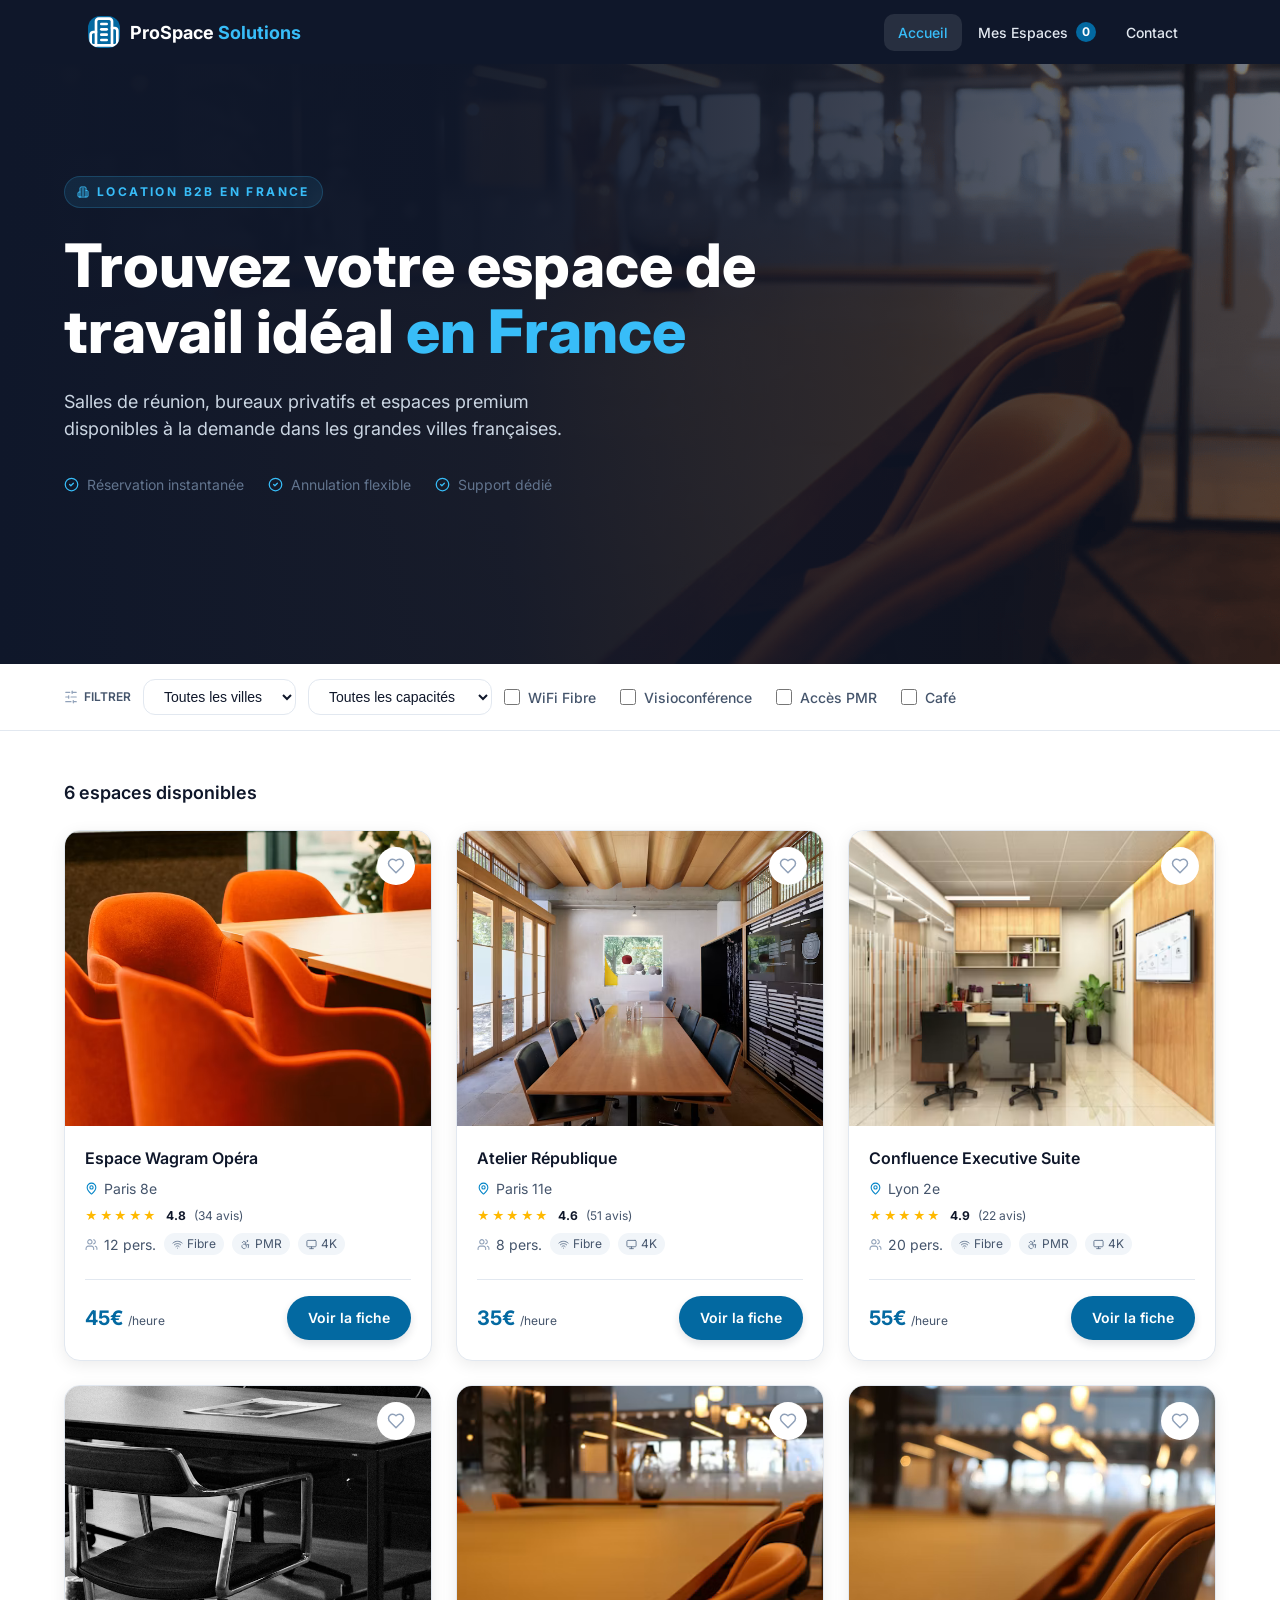
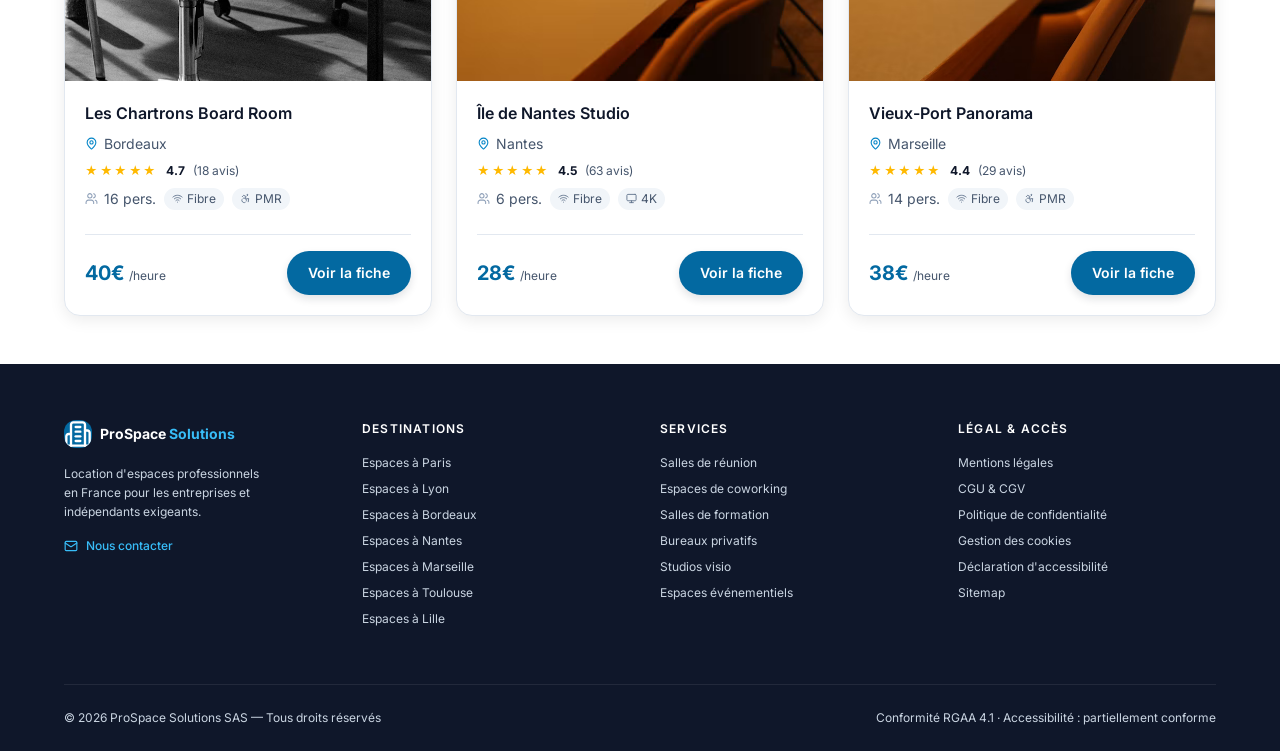
<file: index.html>
<!DOCTYPE html>
<html lang="fr">

<head>
    <meta charset="UTF-8">
    <meta name="viewport" content="width=device-width, initial-scale=1.0">

    <title>Location d'espaces de travail en France | ProSpace Solutions</title>
    <meta name="description" content="ProSpace Solutions vous accompagne dans la location d'espaces professionnels en France : salles de réunion, bureaux privatifs et espaces de travail.">

    <link rel="apple-touch-icon" sizes="180x180" href="./public/images/icons/favicons/apple-touch-icon.png">
    <link rel="icon" type="image/png" sizes="32x32" href="./public/images/icons/favicons/favicon-32x32.png">
    <link rel="icon" type="image/png" sizes="16x16" href="./public/images/icons/favicons/favicon-16x16.png">

    <link rel="preconnect" href="https://fonts.googleapis.com">
    <link rel="preconnect" href="https://fonts.gstatic.com" crossorigin>
    <link href="https://fonts.googleapis.com/css2?family=Inter:wght@400;500;600;700;800&amp;display=swap" rel="stylesheet">

    <link rel="stylesheet" href="./public/assets/css/styles.css">
</head>

<body>

    <!-- HEADER -->
    <header class="site-header">
        <div class="container header-container">
            <a href="./index.html" class="logo" aria-label="Accueil ProSpace Solutions">
                <img src="./public/images/icons/logo-blanc.svg" alt="" class="logo-icon">
                <span class="logo-text">ProSpace <strong>Solutions</strong></span>
            </a>

            <nav class="main-nav" aria-label="Navigation principale">
                <ul>
                    <li><a href="./index.html" class="nav-link active" aria-current="page">Accueil</a></li>
                    <li>
                        <a href="./public/pages/mes-espaces.html" class="nav-link">
                            Mes Espaces
                            <span id="favorites-count" class="favorites-count" aria-label="Nombre d'espaces enregistrés">0</span>
                        </a>
                    </li>
                    <li><a href="./public/pages/contact.html" class="nav-link">Contact</a></li>
                </ul>
            </nav>
        </div>
    </header>

    <main>

        <!-- HERO -->
        <section class="hero">
            <div class="hero-overlay" aria-hidden="true"></div>

            <div class="container hero-container">
                <div class="hero-content">
                    <p class="badge">
                        <img src="./public/images/icons/logo-bleu.svg" alt="" aria-hidden="true">
                        Location B2B en France
                    </p>

                    <h1>
                        Trouvez votre espace de travail idéal
                        <span>en France</span>
                    </h1>

                    <p class="hero-description">
                        Salles de réunion, bureaux privatifs et espaces premium disponibles à la demande dans les grandes villes françaises.
                    </p>

                    <ul class="hero-benefits">
                        <li>
                            <img src="./public/images/icons/validation.svg" alt="" aria-hidden="true">
                            Réservation instantanée
                        </li>
                        <li>
                            <img src="./public/images/icons/validation.svg" alt="" aria-hidden="true">
                            Annulation flexible
                        </li>
                        <li>
                            <img src="./public/images/icons/validation.svg" alt="" aria-hidden="true">
                            Support dédié
                        </li>
                    </ul>
                </div>
            </div>
        </section>

        <!-- FILTRES -->
        <section class="filters">
            <div class="container filters-container">
                <div class="filters-heading">
                    <img src="./public/images/icons/filtre.svg" alt="" aria-hidden="true">
                    <h2 class="filters-title">Filtrer</h2>
                </div>

                <div class="filter">
                    <select id="filter-city" name="city" aria-label="Filtrer par ville">
                        <option value="">Toutes les villes</option>
                        <option value="Paris">Paris</option>
                        <option value="Lyon">Lyon</option>
                        <option value="Bordeaux">Bordeaux</option>
                        <option value="Nantes">Nantes</option>
                        <option value="Marseille">Marseille</option>
                    </select>
                </div>

                <div class="filter">
                    <select id="filter-capacity" name="capacity" aria-label="Filtrer par capacité">
                        <option value="">Toutes les capacités</option>
                        <option value="1-5">1 à 5 personnes</option>
                        <option value="6-10">6 à 10 personnes</option>
                        <option value="11-20">11 à 20 personnes</option>
                        <option value="20+">20 personnes et plus</option>
                    </select>
                </div>

                <div class="filter-options">
                    <label>
                        <input type="checkbox" id="filter-fiber" name="fiber">
                        WiFi Fibre
                    </label>

                    <label>
                        <input type="checkbox" id="filter-video" name="video">
                        Visioconférence
                    </label>

                    <label>
                        <input type="checkbox" id="filter-pmr" name="pmr">
                        Accès PMR
                    </label>

                    <label>
                        <input type="checkbox" id="filter-coffee" name="coffee">
                        Café
                    </label>
                </div>
            </div>
        </section>

        <!-- CATALOGUE -->
        <section class="spaces" id="catalogue">
            <div class="container">
                <h2 id="spaces-count">Espaces disponibles</h2>

                <!-- Affiché pendant le chargement du JSON -->
                <div id="loading" class="loading" role="status" aria-live="polite">
                    Chargement des espaces...
                </div>

                <!-- Les cartes sont générées dans accueil.js -->
                <div id="spaces-list" class="spaces-grid"></div>

                <p id="no-results" class="no-results" role="status" hidden>
                    Aucun espace ne correspond à votre recherche.
                </p>
            </div>
        </section>

    </main>

    <!-- FOOTER -->
    <footer class="site-footer">
        <div class="container footer-container">
            <div class="footer-brand">
                <div class="footer-logo">
                    <img src="./public/images/icons/logo-blanc.svg" alt="" class="logo-icon">
                    <span>ProSpace <strong>Solutions</strong></span>
                </div>

                <p>
                    Location d'espaces professionnels en France pour les entreprises et indépendants exigeants.
                </p>

                <a href="./public/pages/contact.html" class="footer-contact">
                    <img src="./public/images/icons/email-small.svg" alt="" aria-hidden="true">
                    Nous contacter
                </a>
            </div>

            <div class="footer-column">
                <h2>Destinations</h2>
                <ul>
                    <li><a href="./index.html">Espaces à Paris</a></li>
                    <li><a href="./index.html">Espaces à Lyon</a></li>
                    <li><a href="./index.html">Espaces à Bordeaux</a></li>
                    <li><a href="./index.html">Espaces à Nantes</a></li>
                    <li><a href="./index.html">Espaces à Marseille</a></li>
                    <li><a href="./index.html">Espaces à Toulouse</a></li>
                    <li><a href="./index.html">Espaces à Lille</a></li>
                </ul>
            </div>

            <div class="footer-column">
                <h2>Services</h2>
                <ul>
                    <li>Salles de réunion</li>
                    <li>Espaces de coworking</li>
                    <li>Salles de formation</li>
                    <li>Bureaux privatifs</li>
                    <li>Studios visio</li>
                    <li>Espaces événementiels</li>
                </ul>
            </div>

            <div class="footer-column">
                <h2>Légal &amp; accès</h2>
                <ul>
                    <li>Mentions légales</li>
                    <li>CGU &amp; CGV</li>
                    <li>Politique de confidentialité</li>
                    <li>Gestion des cookies</li>
                    <li>Déclaration d'accessibilité</li>
                    <li>Sitemap</li>
                </ul>
            </div>
        </div>

        <div class="container footer-bottom">
            <p>© 2026 ProSpace Solutions SAS — Tous droits réservés</p>
            <p>Conformité RGAA 4.1 · Accessibilité : partiellement conforme</p>
        </div>
    </footer>

    <script src="./public/assets/js/accueil.js"></script>

</body>

</html>
</file>
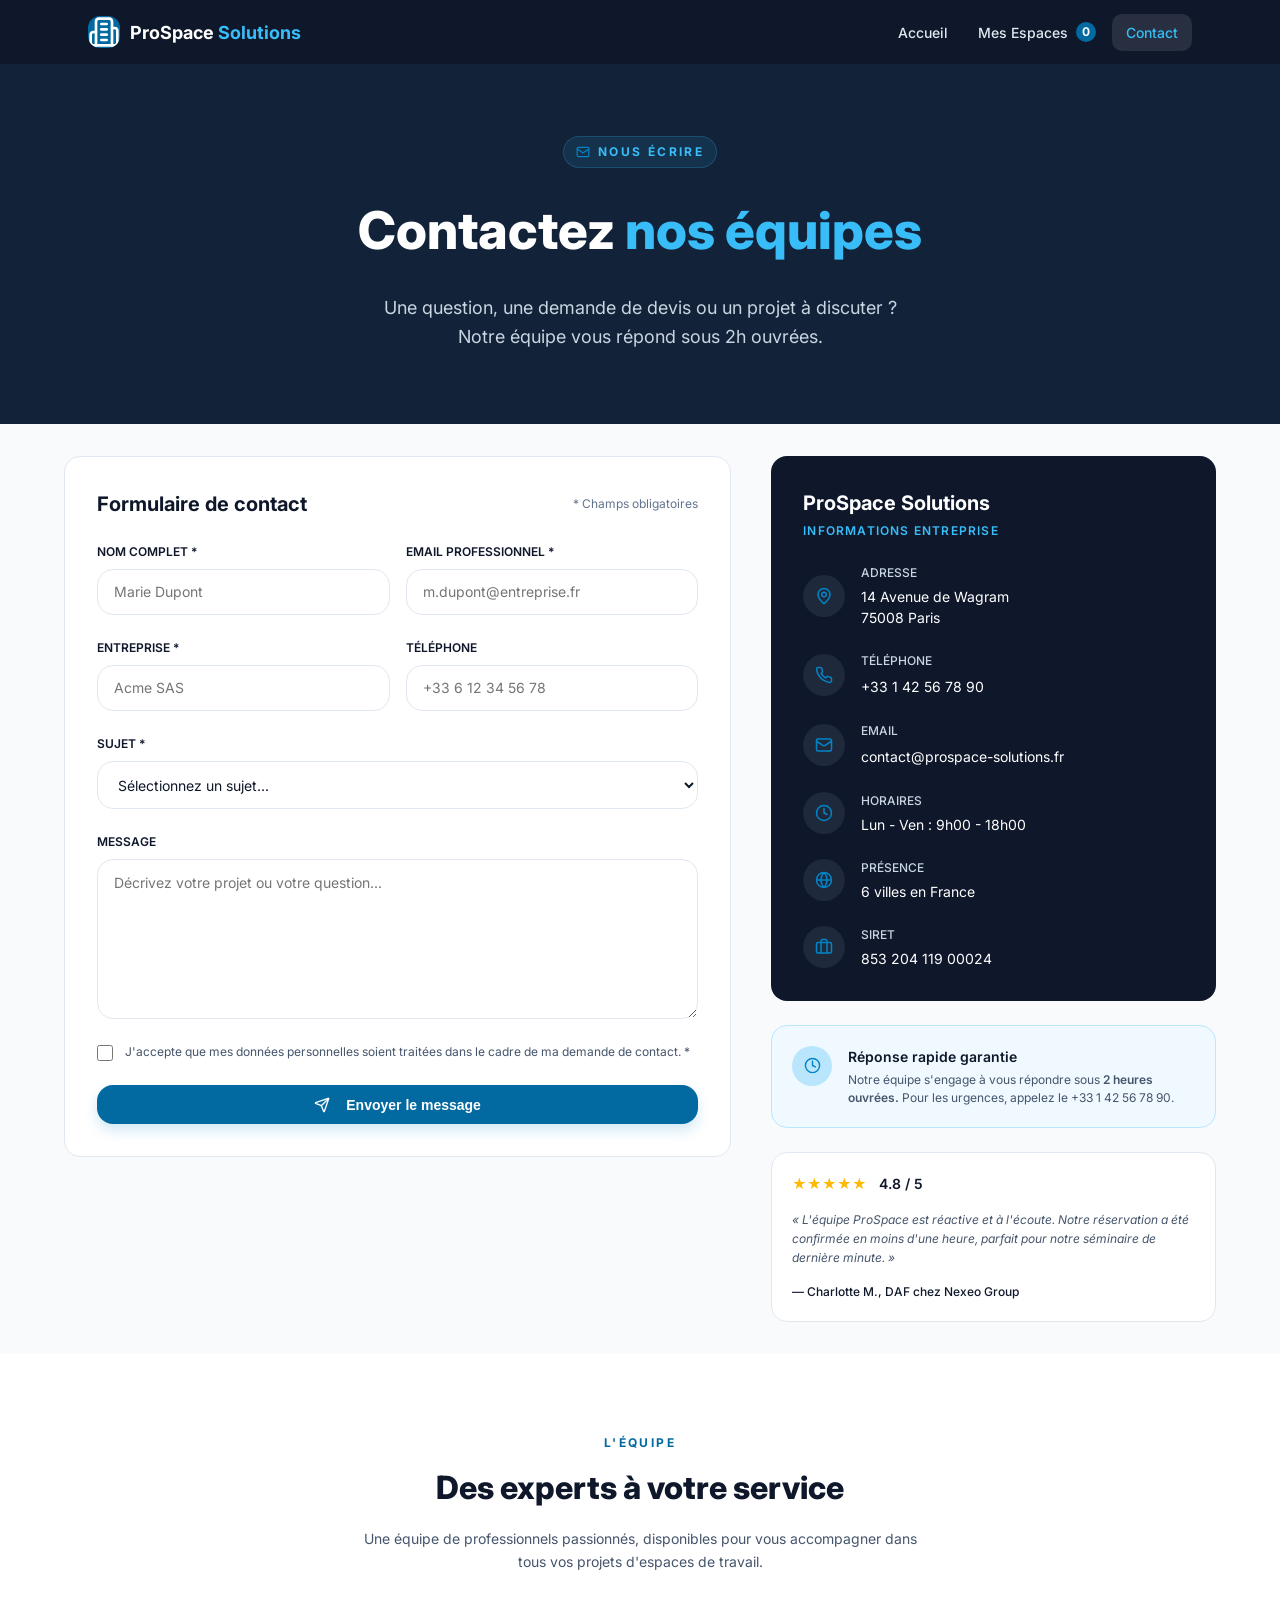
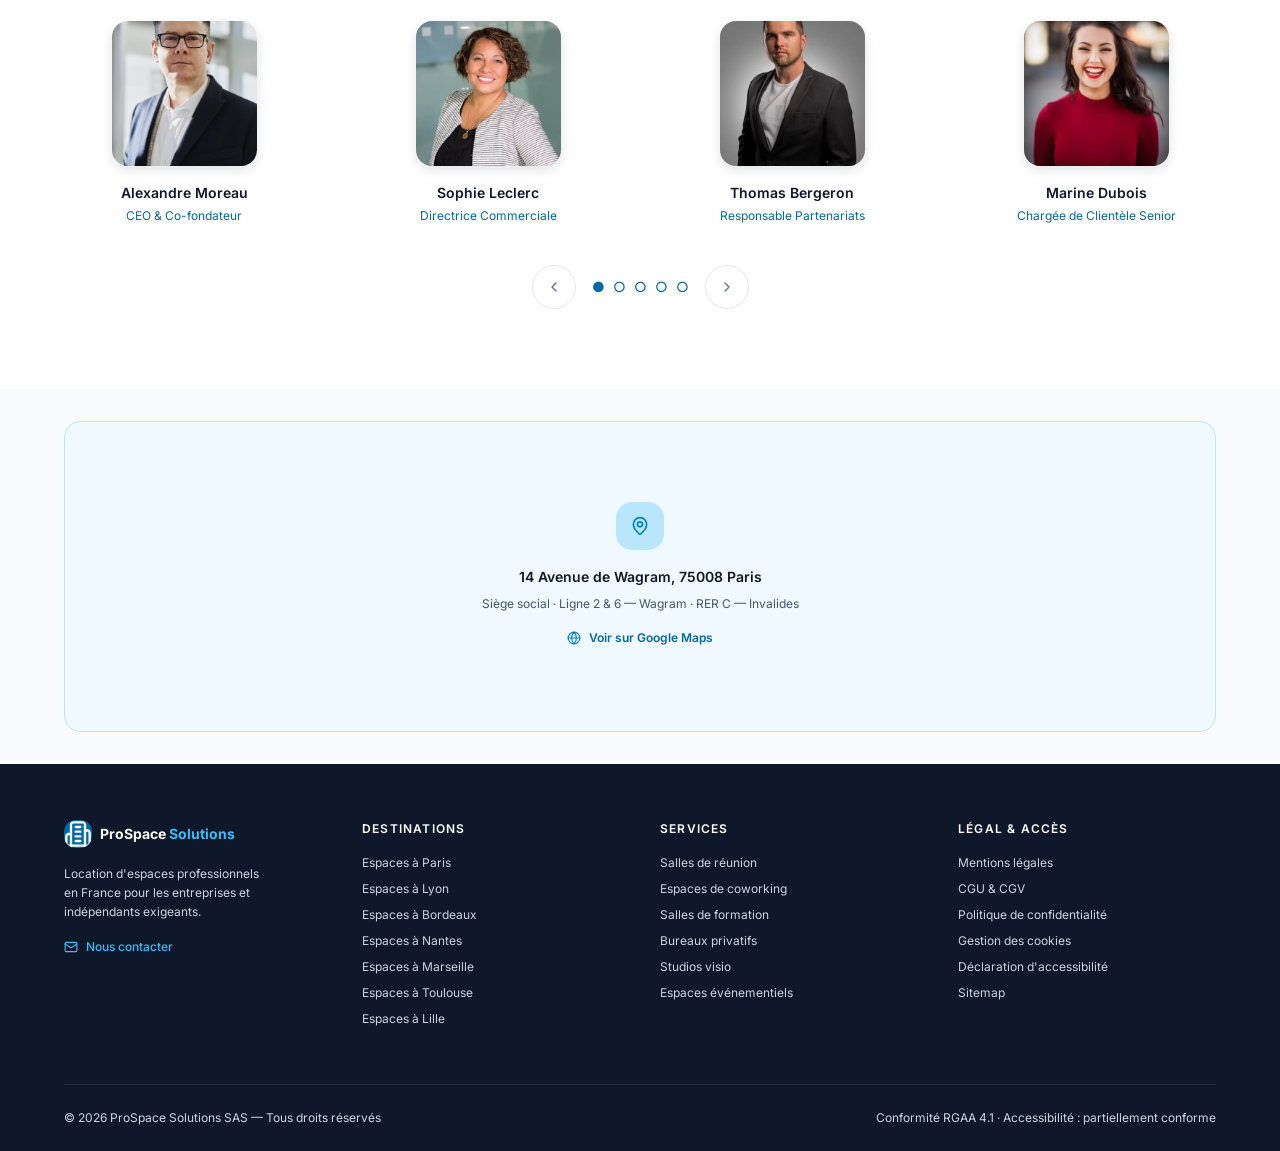
<file: public/pages/contact.html>
<!DOCTYPE html>
<html lang="fr">

<head>
    <meta charset="UTF-8">
    <meta name="viewport" content="width=device-width, initial-scale=1.0">

    <title>Contactez nos équipes | ProSpace Solutions</title>
    <meta name="description" content="Contactez l'équipe ProSpace Solutions pour vos demandes de renseignements, devis et projets de location d'espaces professionnels en France.">

    <link rel="apple-touch-icon" sizes="180x180" href="../images/icons/favicons/apple-touch-icon.png">
    <link rel="icon" type="image/png" sizes="32x32" href="../images/icons/favicons/favicon-32x32.png">
    <link rel="icon" type="image/png" sizes="16x16" href="../images/icons/favicons/favicon-16x16.png">

    <link rel="preconnect" href="https://fonts.googleapis.com">
    <link rel="preconnect" href="https://fonts.gstatic.com" crossorigin>
    <link href="https://fonts.googleapis.com/css2?family=Inter:wght@400;500;600;700;800&amp;display=swap" rel="stylesheet">

    <link rel="stylesheet" href="../assets/css/styles.css">
</head>

<body>

    <!-- HEADER -->
    <header class="site-header">
        <div class="container header-container">
            <a href="../../index.html" class="logo" aria-label="Accueil ProSpace Solutions">
                <img src="../images/icons/logo-blanc.svg" alt="" class="logo-icon">
                <span class="logo-text">ProSpace <strong>Solutions</strong></span>
            </a>

            <nav class="main-nav" aria-label="Navigation principale">
                <ul>
                    <li><a href="../../index.html" class="nav-link">Accueil</a></li>
                    <li>
                        <a href="./mes-espaces.html" class="nav-link">
                            Mes Espaces
                            <span id="favorites-count" class="favorites-count" aria-label="Nombre d'espaces enregistrés">0</span>
                        </a>
                    </li>
                    <li><a href="./contact.html" class="nav-link active" aria-current="page">Contact</a></li>
                </ul>
            </nav>
        </div>
    </header>

    <main class="contact-page">

        <!-- HERO -->
        <section class="contact-hero">
            <div class="container contact-hero-container">
                <p class="badge">
                    <img src="../images/icons/email-contact.svg" alt="" aria-hidden="true">
                    Nous écrire
                </p>

                <h1>Contactez <span>nos équipes</span></h1>

                <p class="contact-hero-description">
                    Une question, une demande de devis ou un projet à discuter ?<br>
                    Notre équipe vous répond sous 2h ouvrées.
                </p>
            </div>
        </section>

        <!-- FORMULAIRE + INFORMATIONS -->
        <section class="contact-main">
            <div class="container contact-main-container">

                <!-- FORMULAIRE -->
                <div class="contact-form-block">
                    <div class="contact-form-heading">
                        <h2>Formulaire de contact</h2>
                        <p>* Champs obligatoires</p>
                    </div>

                    <form id="contact-form">

                        <div class="form-row">
                            <div class="form-group">
                                <label for="fullname">Nom complet *</label>
                                <input type="text" id="fullname" name="fullname" autocomplete="name" placeholder="Marie Dupont" aria-describedby="fullname-error" required>
                                <p id="fullname-error" class="form-error" hidden></p>
                            </div>

                            <div class="form-group">
                                <label for="email">Email professionnel *</label>
                                <input type="email" id="email" name="email" autocomplete="email" placeholder="m.dupont@entreprise.fr" aria-describedby="email-error" required>
                                <p id="email-error" class="form-error" hidden></p>
                            </div>
                        </div>

                        <div class="form-row">
                            <div class="form-group">
                                <label for="company">Entreprise *</label>
                                <input type="text" id="company" name="company" autocomplete="organization" placeholder="Acme SAS" aria-describedby="company-error" required>
                                <p id="company-error" class="form-error" hidden></p>
                            </div>

                            <div class="form-group">
                                <label for="phone">Téléphone</label>
                                <input type="tel" id="phone" name="phone" autocomplete="tel" placeholder="+33 6 12 34 56 78">
                            </div>
                        </div>

                        <div class="form-group">
                            <label for="request-type">Sujet *</label>
                            <select id="request-type" name="request-type" aria-describedby="request-type-error" required>
                                <option value="">Sélectionnez un sujet...</option>
                                <option value="information">Demande d'information</option>
                                <option value="devis">Demande de devis</option>
                                <option value="reservation">Réservation</option>
                                <option value="autre">Autre demande</option>
                            </select>
                            <p id="request-type-error" class="form-error" hidden></p>
                        </div>

                        <div class="form-group">
                            <label for="message">Message</label>
                            <textarea id="message" name="message" rows="7" placeholder="Décrivez votre projet ou votre question..."></textarea>
                        </div>

                        <div class="form-consent">
                            <input type="checkbox" id="consent" name="consent" required>
                            <label for="consent">
                                J'accepte que mes données personnelles soient traitées dans le cadre de ma demande de contact. *
                            </label>
                        </div>

                        <button type="submit" class="button button-primary form-submit">
                            <img src="../images/icons/envoyer.svg" alt="" aria-hidden="true">
                            Envoyer le message
                        </button>

                        <p id="form-message" class="form-message" role="status" aria-live="polite" hidden></p>
                    </form>
                </div>

                <!-- INFORMATIONS ENTREPRISE -->
                <aside class="contact-sidebar">

                    <section class="company-info">
                        <h2>ProSpace Solutions</h2>
                        <p class="company-info-subtitle">Informations entreprise</p>

                        <div class="company-info-list">
                            <div class="company-info-item">
                                <div class="company-info-icon">
                                    <img src="../images/icons/localisation.svg" alt="" aria-hidden="true">
                                </div>
                                <div>
                                    <h3>Adresse</h3>
                                    <p>14 Avenue de Wagram<br>75008 Paris</p>
                                </div>
                            </div>

                            <div class="company-info-item">
                                <div class="company-info-icon">
                                    <img src="../images/icons/telephone-bleu.svg" alt="" aria-hidden="true">
                                </div>
                                <div>
                                    <h3>Téléphone</h3>
                                    <a href="tel:+33142567890">+33 1 42 56 78 90</a>
                                </div>
                            </div>

                            <div class="company-info-item">
                                <div class="company-info-icon">
                                    <img src="../images/icons/email-contact.svg" alt="" aria-hidden="true">
                                </div>
                                <div>
                                    <h3>Email</h3>
                                    <a href="mailto:contact@prospace-solutions.fr">contact@prospace-solutions.fr</a>
                                </div>
                            </div>

                            <div class="company-info-item">
                                <div class="company-info-icon">
                                    <img src="../images/icons/horloge-contact.svg" alt="" aria-hidden="true">
                                </div>
                                <div>
                                    <h3>Horaires</h3>
                                    <p>Lun - Ven : 9h00 - 18h00</p>
                                </div>
                            </div>

                            <div class="company-info-item">
                                <div class="company-info-icon">
                                    <img src="../images/icons/presence.svg" alt="" aria-hidden="true">
                                </div>
                                <div>
                                    <h3>Présence</h3>
                                    <p>6 villes en France</p>
                                </div>
                            </div>

                            <div class="company-info-item">
                                <div class="company-info-icon">
                                    <img src="../images/icons/siret.svg" alt="" aria-hidden="true">
                                </div>
                                <div>
                                    <h3>SIRET</h3>
                                    <p>853 204 119 00024</p>
                                </div>
                            </div>
                        </div>
                    </section>

                    <div class="contact-sidebar-secondary">

                        <!-- RÉPONSE RAPIDE -->
                        <section class="info-box response-box">
                            <div class="response-icon">
                                <img src="../images/icons/horloge-contact.svg" alt="" aria-hidden="true">
                            </div>

                            <div>
                                <h2>Réponse rapide garantie</h2>
                                <p>
                                    Notre équipe s'engage à vous répondre sous <strong>2 heures ouvrées.</strong>
                                    Pour les urgences, appelez le +33 1 42 56 78 90.
                                </p>
                            </div>
                        </section>

                        <!-- AVIS -->
                        <section class="testimonial-box">
                            <div class="testimonial-rating">
                                <span aria-hidden="true">★★★★★</span>
                                <strong>4.8 / 5</strong>
                            </div>

                            <blockquote>
                                « L'équipe ProSpace est réactive et à l'écoute. Notre réservation a été confirmée en moins d'une heure, parfait pour notre séminaire de dernière minute. »
                            </blockquote>

                            <p>— Charlotte M., DAF chez Nexeo Group</p>
                        </section>

                    </div>

                </aside>
            </div>
        </section>

        <!-- ÉQUIPE / CARROUSEL -->
        <section class="team-section">
            <div class="container">
                <div class="team-heading">
                    <p class="section-label">L'équipe</p>
                    <h2>Des experts à votre service</h2>
                    <p class="team-description">
                        Une équipe de professionnels passionnés, disponibles pour vous accompagner dans tous vos projets d'espaces de travail.
                    </p>
                </div>

                <div class="team-carousel">

                    <!-- Le JS adapte le nombre de membres visibles à la taille de l'écran -->
                    <div id="team-list" class="team-list" aria-live="polite">

                        <article class="team-member">
                            <img src="../images/photos/equipe/alexandre-moreau.webp" alt="Alexandre Moreau" class="team-member-image" loading="lazy">
                            <h3>Alexandre Moreau</h3>
                            <p>CEO &amp; Co-fondateur</p>
                        </article>

                        <article class="team-member">
                            <img src="../images/photos/equipe/sophie-leclerc.webp" alt="Sophie Leclerc" class="team-member-image" loading="lazy">
                            <h3>Sophie Leclerc</h3>
                            <p>Directrice Commerciale</p>
                        </article>

                        <article class="team-member">
                            <img src="../images/photos/equipe/thomas-bergeron.webp" alt="Thomas Bergeron" class="team-member-image" loading="lazy">
                            <h3>Thomas Bergeron</h3>
                            <p>Responsable Partenariats</p>
                        </article>

                        <article class="team-member">
                            <img src="../images/photos/equipe/marine-dubois.webp" alt="Marine Dubois" class="team-member-image" loading="lazy">
                            <h3>Marine Dubois</h3>
                            <p>Chargée de Clientèle Senior</p>
                        </article>

                        <article class="team-member">
                            <img src="../images/photos/equipe/julie-fontaine.webp" alt="Julie Fontaine" class="team-member-image" loading="lazy">
                            <h3>Julie Fontaine</h3>
                            <p>Directrice Technique</p>
                        </article>

                        <article class="team-member">
                            <img src="../images/photos/equipe/camille-roux.webp" alt="Camille Roux" class="team-member-image" loading="lazy">
                            <h3>Camille Roux</h3>
                            <p>Responsable Marketing</p>
                        </article>

                        <article class="team-member">
                            <img src="../images/photos/equipe/elodie-garnier.webp" alt="Élodie Garnier" class="team-member-image" loading="lazy">
                            <h3>Élodie Garnier</h3>
                            <p>Chargée des Opérations</p>
                        </article>

                        <article class="team-member">
                            <img src="../images/photos/equipe/nicole-vidal.webp" alt="Nicole Vidal" class="team-member-image" loading="lazy">
                            <h3>Nicole Vidal</h3>
                            <p>Responsable Support</p>
                        </article>

                    </div>

                    <!-- COMMANDES DU CARROUSEL -->
                    <div class="carousel-controls">
                        <button type="button" id="team-previous" class="carousel-button" aria-label="Afficher les membres précédents">
                            <img src="../images/icons/fleche-gauche.svg" alt="" aria-hidden="true">
                        </button>

                        <div id="carousel-indicators" class="carousel-indicators" aria-hidden="true"></div>

                        <button type="button" id="team-next" class="carousel-button" aria-label="Afficher les membres suivants">
                            <img src="../images/icons/fleche-droite.svg" alt="" aria-hidden="true">
                        </button>
                    </div>
                </div>
            </div>
        </section>

        <!-- ADRESSE -->
        <section class="location-section">
            <div class="container location-container">
                <div class="location-icon">
                    <img src="../images/icons/localisation.svg" alt="" aria-hidden="true">
                </div>

                <p class="location-address">14 Avenue de Wagram, 75008 Paris</p>
                <p class="location-details">Siège social · Ligne 2 &amp; 6 — Wagram · RER C — Invalides</p>

                <a href="https://www.google.com/maps" target="_blank" class="location-link">
                    <img src="../images/icons/presence.svg" alt="" aria-hidden="true">
                    Voir sur Google Maps
                </a>
            </div>
        </section>

    </main>

    <!-- FOOTER -->
    <footer class="site-footer">
        <div class="container footer-container">

            <div class="footer-brand">
                <div class="footer-logo">
                    <img src="../images/icons/logo-blanc.svg" alt="" class="logo-icon">
                    <span>ProSpace <strong>Solutions</strong></span>
                </div>

                <p>
                    Location d'espaces professionnels en France pour les entreprises et indépendants exigeants.
                </p>

                <a href="./contact.html" class="footer-contact">
                    <img src="../images/icons/email-small.svg" alt="" aria-hidden="true">
                    Nous contacter
                </a>
            </div>

            <div class="footer-column">
                <h2>Destinations</h2>
                <ul>
                    <li><a href="../../index.html">Espaces à Paris</a></li>
                    <li><a href="../../index.html">Espaces à Lyon</a></li>
                    <li><a href="../../index.html">Espaces à Bordeaux</a></li>
                    <li><a href="../../index.html">Espaces à Nantes</a></li>
                    <li><a href="../../index.html">Espaces à Marseille</a></li>
                    <li><a href="../../index.html">Espaces à Toulouse</a></li>
                    <li><a href="../../index.html">Espaces à Lille</a></li>
                </ul>
            </div>

            <div class="footer-column">
                <h2>Services</h2>
                <ul>
                    <li>Salles de réunion</li>
                    <li>Espaces de coworking</li>
                    <li>Salles de formation</li>
                    <li>Bureaux privatifs</li>
                    <li>Studios visio</li>
                    <li>Espaces événementiels</li>
                </ul>
            </div>

            <div class="footer-column">
                <h2>Légal &amp; accès</h2>
                <ul>
                    <li>Mentions légales</li>
                    <li>CGU &amp; CGV</li>
                    <li>Politique de confidentialité</li>
                    <li>Gestion des cookies</li>
                    <li>Déclaration d'accessibilité</li>
                    <li>Sitemap</li>
                </ul>
            </div>

        </div>

        <div class="container footer-bottom">
            <p>© 2026 ProSpace Solutions SAS — Tous droits réservés</p>
            <p>Conformité RGAA 4.1 · Accessibilité : partiellement conforme</p>
        </div>
    </footer>

    <script src="../assets/js/contact.js"></script>

</body>

</html>
</file>
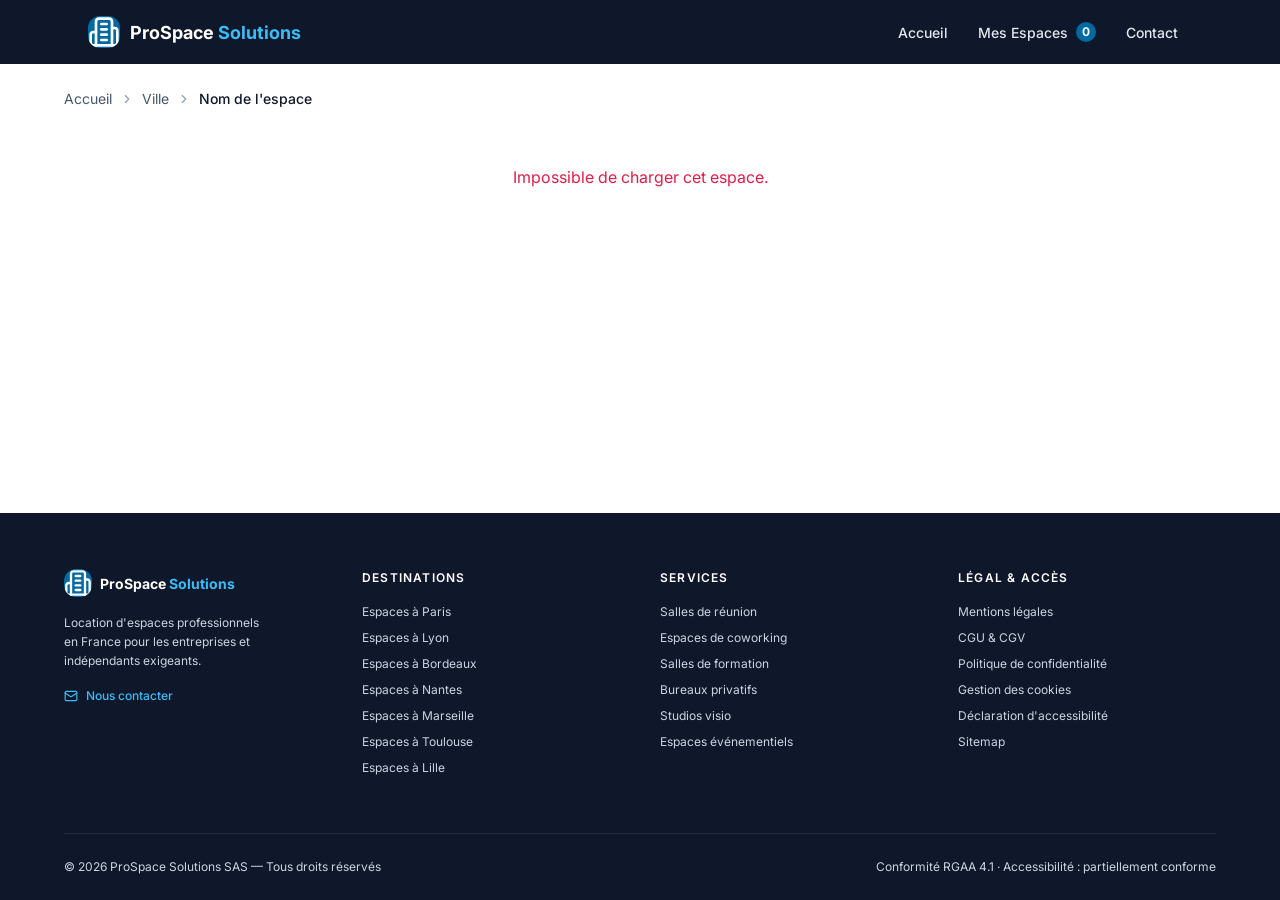
<file: public/pages/espace.html>
<!DOCTYPE html>
<html lang="fr">

<head>
    <meta charset="UTF-8">
    <meta name="viewport" content="width=device-width, initial-scale=1.0">

    <title>Détail d'un espace | ProSpace Solutions</title>
    <meta name="description" content="Découvrez les caractéristiques, équipements, capacités et tarifs de cet espace professionnel proposé par ProSpace Solutions.">

    <link rel="apple-touch-icon" sizes="180x180" href="../images/icons/favicons/apple-touch-icon.png">
    <link rel="icon" type="image/png" sizes="32x32" href="../images/icons/favicons/favicon-32x32.png">
    <link rel="icon" type="image/png" sizes="16x16" href="../images/icons/favicons/favicon-16x16.png">

    <link rel="preconnect" href="https://fonts.googleapis.com">
    <link rel="preconnect" href="https://fonts.gstatic.com" crossorigin>
    <link href="https://fonts.googleapis.com/css2?family=Inter:wght@400;500;600;700;800&amp;display=swap" rel="stylesheet">

    <link rel="stylesheet" href="../assets/css/styles.css">
</head>

<body>

    <!-- HEADER -->
    <header class="site-header">
        <div class="container header-container">
            <a href="../../index.html" class="logo" aria-label="Accueil ProSpace Solutions">
                <img src="../images/icons/logo-blanc.svg" alt="" class="logo-icon">
                <span class="logo-text">ProSpace <strong>Solutions</strong></span>
            </a>

            <nav class="main-nav" aria-label="Navigation principale">
                <ul>
                    <li><a href="../../index.html" class="nav-link">Accueil</a></li>
                    <li>
                        <a href="./mes-espaces.html" class="nav-link">
                            Mes Espaces
                            <span id="favorites-count" class="favorites-count" aria-label="Nombre d'espaces enregistrés">0</span>
                        </a>
                    </li>
                    <li><a href="./contact.html" class="nav-link">Contact</a></li>
                </ul>
            </nav>
        </div>
    </header>

    <main class="space-page">
        <div class="container">

            <!-- FIL D'ARIANE -->
            <nav class="breadcrumb" aria-label="Fil d'Ariane">
                <ol>
                    <li><a href="../../index.html">Accueil</a></li>
                    <li>
                        <img src="../images/icons/chevron-droite.svg" alt="" aria-hidden="true">
                        <span id="breadcrumb-city">Ville</span>
                    </li>
                    <li>
                        <img src="../images/icons/chevron-droite.svg" alt="" aria-hidden="true">
                        <span id="breadcrumb-name">Nom de l'espace</span>
                    </li>
                </ol>
            </nav>

            <!-- CHARGEMENT -->
            <div id="space-loading" class="loading" role="status" aria-live="polite">
                Chargement de l'espace...
            </div>

            <!-- ERREUR -->
            <p id="space-error" class="error-message" role="alert" hidden>
                Impossible de charger cet espace.
            </p>

            <!-- CONTENU DE LA FICHE -->
            <div id="space-content" hidden>

                <!-- EN-TÊTE -->
                <section class="space-heading">
                    <h1 id="space-name">Nom de l'espace</h1>

                    <div class="space-heading-info">
                        <p class="space-address">
                            <img src="../images/icons/localisation.svg" alt="" aria-hidden="true">
                            <span id="space-address">Adresse</span>
                        </p>

                        <div class="space-rating">
                            <span id="space-stars" class="rating-stars" aria-hidden="true"></span>
                            <strong id="space-rating">0</strong>
                            <span>·</span>
                            <span id="space-reviews">0 avis vérifiés</span>
                        </div>
                    </div>
                </section>

                <!-- GALERIE -->
                <section class="space-gallery" aria-label="Photos de l'espace">
                    <img id="space-main-image" class="gallery-main" alt="">

                    <div class="gallery-secondary">
                        <img id="space-second-image" class="gallery-item" alt="" loading="lazy">
                        <img id="space-third-image" class="gallery-item" alt="" loading="lazy">
                    </div>
                </section>

                <!-- INFORMATIONS -->
                <section class="space-details">

                    <!-- COLONNE GAUCHE -->
                    <div class="space-details-main">

                        <section class="space-about">
                            <h2>À propos de cet espace</h2>
                            <p id="space-description">Description de l'espace.</p>
                        </section>

                        <section class="space-equipment">
                            <h2>Équipements inclus</h2>
                            <ul id="equipment-list" class="equipment-list">
                                <!-- Les équipements sont générés dans espace.js -->
                            </ul>
                        </section>

                        <section class="info-box space-capacity">
                            <h2>Capacité &amp; Configuration</h2>

                            <div class="info-box-content">
                                <img src="../images/icons/personne-bleu.svg" alt="" class="info-box-icon" aria-hidden="true">

                                <div>
                                    <p>
                                        Jusqu'à
                                        <strong id="space-capacity">0 personnes</strong>
                                    </p>
                                    <p id="space-configuration">Configuration de l'espace.</p>
                                </div>
                            </div>
                        </section>

                    </div>

                    <!-- TARIFS -->
                    <aside class="space-pricing">
                        <h2>Tarifs</h2>

                        <table class="pricing-list">
                            <tbody>
                                <tr class="pricing-row">
                                    <th scope="row">
                                        <span>
                                            <img src="../images/icons/horloge-grise.svg" alt="" aria-hidden="true">
                                            À l'heure
                                        </span>
                                    </th>
                                    <td>
                                        <strong id="price-hour">-- €</strong>
                                    </td>
                                </tr>

                                <tr class="pricing-row">
                                    <th scope="row">
                                        <span>
                                            <img src="../images/icons/horloge-grise.svg" alt="" aria-hidden="true">
                                            Demi-journée (4h)
                                        </span>
                                    </th>
                                    <td>
                                        <strong id="price-half-day">-- €</strong>
                                    </td>
                                </tr>

                                <tr class="pricing-row">
                                    <th scope="row">
                                        <span>
                                            <img src="../images/icons/horloge-contact.svg" alt="" aria-hidden="true">
                                            Journée complète
                                        </span>
                                    </th>
                                    <td>
                                        <strong id="price-day">-- €</strong>
                                    </td>
                                </tr>
                            </tbody>
                        </table>

                        <!-- FAVORIS -->
                        <button type="button" id="favorite-button" class="button button-favorite" aria-pressed="false">
                            <img id="favorite-icon" src="../images/icons/favori-vide.svg" alt="" aria-hidden="true">
                            <span id="favorite-button-text">Sauvegarder en Favoris</span>
                        </button>

                        <!-- CONTACT -->
                        <a href="./contact.html" class="button button-primary">
                            <img src="../images/icons/telephone-blanc.svg" alt="" aria-hidden="true">
                            Contacter l'équipe
                        </a>

                        <p class="pricing-info">
                            Réponse garantie sous 2h ouvrées · Sans engagement
                        </p>
                    </aside>

                </section>

            </div>
        </div>
    </main>

    <!-- FOOTER -->
    <footer class="site-footer">
        <div class="container footer-container">

            <div class="footer-brand">
                <div class="footer-logo">
                    <img src="../images/icons/logo-blanc.svg" alt="" class="logo-icon">
                    <span>ProSpace <strong>Solutions</strong></span>
                </div>

                <p>
                    Location d'espaces professionnels en France pour les entreprises et indépendants exigeants.
                </p>

                <a href="./contact.html" class="footer-contact">
                    <img src="../images/icons/email-small.svg" alt="" aria-hidden="true">
                    Nous contacter
                </a>
            </div>

            <div class="footer-column">
                <h2>Destinations</h2>
                <ul>
                    <li><a href="../../index.html">Espaces à Paris</a></li>
                    <li><a href="../../index.html">Espaces à Lyon</a></li>
                    <li><a href="../../index.html">Espaces à Bordeaux</a></li>
                    <li><a href="../../index.html">Espaces à Nantes</a></li>
                    <li><a href="../../index.html">Espaces à Marseille</a></li>
                    <li><a href="../../index.html">Espaces à Toulouse</a></li>
                    <li><a href="../../index.html">Espaces à Lille</a></li>
                </ul>
            </div>

            <div class="footer-column">
                <h2>Services</h2>
                <ul>
                    <li>Salles de réunion</li>
                    <li>Espaces de coworking</li>
                    <li>Salles de formation</li>
                    <li>Bureaux privatifs</li>
                    <li>Studios visio</li>
                    <li>Espaces événementiels</li>
                </ul>
            </div>

            <div class="footer-column">
                <h2>Légal &amp; accès</h2>
                <ul>
                    <li>Mentions légales</li>
                    <li>CGU &amp; CGV</li>
                    <li>Politique de confidentialité</li>
                    <li>Gestion des cookies</li>
                    <li>Déclaration d'accessibilité</li>
                    <li>Sitemap</li>
                </ul>
            </div>

        </div>

        <div class="container footer-bottom">
            <p>© 2026 ProSpace Solutions SAS — Tous droits réservés</p>
            <p>Conformité RGAA 4.1 · Accessibilité : partiellement conforme</p>
        </div>
    </footer>

    <script src="../assets/js/espace.js"></script>

</body>

</html>
</file>
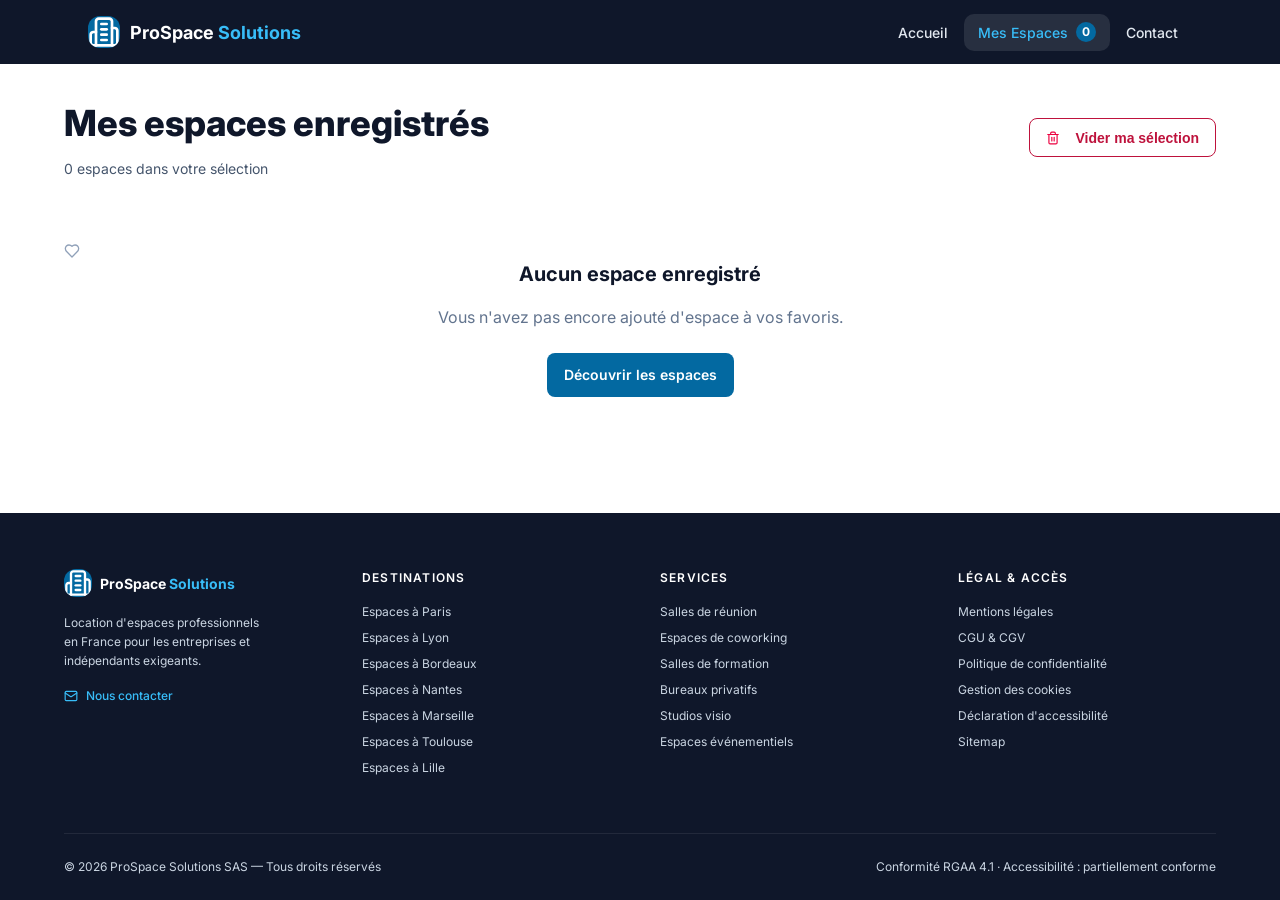
<file: public/pages/mes-espaces.html>
<!DOCTYPE html>
<html lang="fr">

<head>
    <meta charset="UTF-8">
    <meta name="viewport" content="width=device-width, initial-scale=1.0">

    <title>Mes espaces enregistrés | ProSpace Solutions</title>
    <meta name="description" content="Retrouvez les espaces professionnels que vous avez enregistrés sur ProSpace Solutions.">

    <link rel="apple-touch-icon" sizes="180x180" href="../images/icons/favicons/apple-touch-icon.png">
    <link rel="icon" type="image/png" sizes="32x32" href="../images/icons/favicons/favicon-32x32.png">
    <link rel="icon" type="image/png" sizes="16x16" href="../images/icons/favicons/favicon-16x16.png">

    <link rel="preconnect" href="https://fonts.googleapis.com">
    <link rel="preconnect" href="https://fonts.gstatic.com" crossorigin>
    <link href="https://fonts.googleapis.com/css2?family=Inter:wght@400;500;600;700;800&amp;display=swap" rel="stylesheet">

    <link rel="stylesheet" href="../assets/css/styles.css">
</head>

<body>

    <!-- HEADER -->
    <header class="site-header">
        <div class="container header-container">
            <a href="../../index.html" class="logo" aria-label="Accueil ProSpace Solutions">
                <img src="../images/icons/logo-blanc.svg" alt="" class="logo-icon">
                <span class="logo-text">ProSpace <strong>Solutions</strong></span>
            </a>

            <nav class="main-nav" aria-label="Navigation principale">
                <ul>
                    <li><a href="../../index.html" class="nav-link">Accueil</a></li>
                    <li>
                        <a href="./mes-espaces.html" class="nav-link active" aria-current="page">
                            Mes Espaces
                            <span id="favorites-count" class="favorites-count" aria-label="Nombre d'espaces enregistrés">0</span>
                        </a>
                    </li>
                    <li><a href="./contact.html" class="nav-link">Contact</a></li>
                </ul>
            </nav>
        </div>
    </header>

    <main class="favorites-page">
        <div class="container">

            <!-- EN-TÊTE -->
            <section class="favorites-heading">
                <div>
                    <h1>Mes espaces enregistrés</h1>
                    <p id="favorites-subtitle">0 espace dans votre sélection</p>
                </div>

                <!-- Masqué en JavaScript si aucun favori n'est enregistré -->
                <button type="button" id="clear-favorites" class="button button-secondary">
                    <img src="../images/icons/supprimer-rouge.svg" alt="" aria-hidden="true">
                    Vider ma sélection
                </button>
            </section>

            <!-- Les cartes sont générées dans mes-espaces.js -->
            <section id="favorites-list" class="favorites-list" aria-label="Espaces enregistrés">
            </section>

            <!-- MESSAGE SI AUCUN FAVORI -->
            <div id="favorites-empty" class="favorites-empty" hidden>
                <img src="../images/icons/favori-vide.svg" alt="" class="favorites-empty-icon" aria-hidden="true">
                <h2>Aucun espace enregistré</h2>
                <p>Vous n'avez pas encore ajouté d'espace à vos favoris.</p>
                <a href="../../index.html" class="button button-primary">Découvrir les espaces</a>
            </div>

        </div>
    </main>

    <!-- FOOTER -->
    <footer class="site-footer">
        <div class="container footer-container">

            <div class="footer-brand">
                <div class="footer-logo">
                    <img src="../images/icons/logo-blanc.svg" alt="" class="logo-icon">
                    <span>ProSpace <strong>Solutions</strong></span>
                </div>

                <p>
                    Location d'espaces professionnels en France pour les entreprises et indépendants exigeants.
                </p>

                <a href="./contact.html" class="footer-contact">
                    <img src="../images/icons/email-small.svg" alt="" aria-hidden="true">
                    Nous contacter
                </a>
            </div>

            <div class="footer-column">
                <h2>Destinations</h2>
                <ul>
                    <li><a href="../../index.html">Espaces à Paris</a></li>
                    <li><a href="../../index.html">Espaces à Lyon</a></li>
                    <li><a href="../../index.html">Espaces à Bordeaux</a></li>
                    <li><a href="../../index.html">Espaces à Nantes</a></li>
                    <li><a href="../../index.html">Espaces à Marseille</a></li>
                    <li><a href="../../index.html">Espaces à Toulouse</a></li>
                    <li><a href="../../index.html">Espaces à Lille</a></li>
                </ul>
            </div>

            <div class="footer-column">
                <h2>Services</h2>
                <ul>
                    <li>Salles de réunion</li>
                    <li>Espaces de coworking</li>
                    <li>Salles de formation</li>
                    <li>Bureaux privatifs</li>
                    <li>Studios visio</li>
                    <li>Espaces événementiels</li>
                </ul>
            </div>

            <div class="footer-column">
                <h2>Légal &amp; accès</h2>
                <ul>
                    <li>Mentions légales</li>
                    <li>CGU &amp; CGV</li>
                    <li>Politique de confidentialité</li>
                    <li>Gestion des cookies</li>
                    <li>Déclaration d'accessibilité</li>
                    <li>Sitemap</li>
                </ul>
            </div>

        </div>

        <div class="container footer-bottom">
            <p>© 2026 ProSpace Solutions SAS — Tous droits réservés</p>
            <p>Conformité RGAA 4.1 · Accessibilité : partiellement conforme</p>
        </div>
    </footer>

    <script src="../assets/js/mes-espaces.js"></script>

</body>

</html>
</file>
<file: public/assets/css/styles.css>
* {
  margin: 0;
  padding: 0;
  box-sizing: border-box;
}

ul, ol {
  list-style: none;
}

a {
  text-decoration: none;
  color: inherit;
}

img {
  display: block;
  max-width: 100%;
}

html {
  scroll-padding-top: 150px;
}

body {
  min-height: 100vh;
  display: flex;
  flex-direction: column;
  color: #0F172A;
  background-color: #FFFFFF;
}

main {
  width: 100%;
  flex: 1;
}

.container {
  width: 90%;
  max-width: 80rem;
  margin: 0 auto;
}

body {
  font-family: "Inter", sans-serif;
  font-size: 1rem;
  font-weight: 400;
  line-height: 1.5;
}

h1, h2, h3 {
  font-weight: 700;
}

strong {
  font-weight: 700;
}

.badge {
  display: inline-flex;
  align-items: center;
  gap: 0.5rem;
  padding: 0.375rem 0.75rem;
  border: 1px solid rgba(56, 189, 248, 0.2);
  border-radius: 16px;
  background-color: rgba(56, 189, 248, 0.1);
  color: #38BDF8;
  font-size: 0.75rem;
  font-weight: 700;
  text-transform: uppercase;
  letter-spacing: 0.15rem;
}

.badge img {
  width: 12px;
  height: 12px;
}

.space-badge {
  display: inline-flex;
  align-items: center;
  gap: 0.25rem;
  padding: 0.125rem 0.5rem;
  border-radius: 16px;
  background-color: #F1F5F9;
  color: #45556C;
  font-size: 0.75rem;
}

.button {
  display: inline-flex;
  justify-content: center;
  align-items: center;
  gap: 1rem;
  cursor: pointer;
  text-decoration: none;
  transition: 0.3s ease;
  padding: 0.65rem 1rem;
  border: 1px solid transparent;
  border-radius: 8px;
  font-size: 0.875rem;
  font-weight: 600;
}

.button-primary {
  background-color: #0369A1;
  color: #FFFFFF;
}

.button-primary:hover {
  opacity: 0.85;
}

.button-secondary {
  background-color: #FFFFFF;
  color: #0369A1;
  border-color: #0369A1;
}

.button-secondary:hover {
  background-color: #E2E8F0;
}

#clear-favorites {
  color: #BE123C;
  border-color: #BE123C;
}

#clear-favorites:hover {
  background-color: #FFCCD3;
}

.button:focus-visible {
  outline: 2px solid #38BDF8;
  outline-offset: 2px;
}

.space-card {
  overflow: hidden;
  border-radius: 16px;
  box-shadow: 0 0.25rem 1rem rgba(0, 0, 0, 0.08);
  transition: 0.3s ease;
  position: relative;
  background-color: #FFFFFF;
  border: 1px solid #E2E8F0;
}

.space-card-image {
  width: 100%;
  height: 295px;
  object-fit: cover;
  transition: transform 0.3s ease;
}

.space-card-content {
  display: flex;
  flex-direction: column;
  gap: 0.5rem;
  padding: 1.25rem;
}

.space-card h2, .space-card h3 {
  font-size: 1rem;
  font-weight: 600;
}

.space-card-location {
  display: flex;
  align-items: center;
  gap: 0.375rem;
  color: #45556C;
  font-size: 0.875rem;
}

.space-card-location img {
  width: 13px;
  height: 13px;
}

.space-card-rating {
  display: flex;
  align-items: center;
  gap: 0.5rem;
  font-size: 0.75rem;
}

.stars {
  color: #FFB900;
  letter-spacing: 0.1rem;
}

.reviews {
  color: #45556C;
}

.space-card-info {
  display: flex;
  align-items: center;
  gap: 0.5rem;
}

.space-card-capacity {
  display: flex;
  align-items: center;
  gap: 0.375rem;
  color: #45556C;
  font-size: 0.875rem;
}

.space-card-capacity img {
  width: 13px;
  height: 13px;
}

.space-card-badges {
  display: flex;
  gap: 0.5rem;
  flex-wrap: wrap;
}

.space-card-bottom {
  display: flex;
  justify-content: space-between;
  align-items: center;
  margin-top: 1rem;
  padding-top: 1rem;
  border-top: 1px solid #E2E8F0;
}

.space-card-price {
  display: flex;
  align-items: baseline;
  gap: 0.25rem;
}

.space-card-price strong {
  color: #0369A1;
  font-size: 1.25rem;
}

.space-card-price span {
  color: #45556C;
  font-size: 0.75rem;
}

.space-card .button-primary {
  padding: 0.65rem 1.25rem;
  border-radius: 24px;
  box-shadow: 0 0.25rem 0.5rem rgba(15, 23, 42, 0.12);
}

.space-card:hover {
  transform: translateY(-4px);
  box-shadow: 0 0.5rem 1.5rem rgba(0, 0, 0, 0.12);
}

.space-card:hover .space-card-image {
  transform: scale(1.03);
}

.card-favorite-button {
  position: absolute;
  top: 1rem;
  right: 1rem;
  display: flex;
  justify-content: center;
  align-items: center;
  width: 38px;
  height: 38px;
  border: none;
  border-radius: 50%;
  background-color: #FFFFFF;
  cursor: pointer;
  z-index: 1;
}

.card-favorite-button img {
  width: 18px;
  height: 18px;
}

.favorite-card {
  display: flex;
  align-items: center;
  width: 100%;
  overflow: hidden;
  border: 1px solid #E2E8F0;
  border-radius: 16px;
  background-color: #FFFFFF;
  box-shadow: 0 0.25rem 0.75rem rgba(15, 23, 42, 0.08);
}

.favorite-card-image-link {
  width: 260px;
  height: 170px;
  flex-shrink: 0;
}

.favorite-card-image {
  width: 100%;
  height: 100%;
  object-fit: cover;
}

.favorite-card-content {
  flex: 1;
  padding: 1.5rem;
}

.favorite-card-content h2 {
  margin-bottom: 0.5rem;
  font-size: 1rem;
  font-weight: 700;
}

.favorite-card-location {
  display: flex;
  align-items: center;
  gap: 0.375rem;
  margin-bottom: 1.5rem;
  color: #45556C;
  font-size: 0.875rem;
}

.favorite-card-location img {
  width: 14px;
  height: 14px;
}

.favorite-card-info {
  display: flex;
  align-items: center;
  gap: 1.5rem;
}

.favorite-card-info p {
  display: flex;
  align-items: center;
  gap: 0.375rem;
  color: #45556C;
  font-size: 0.875rem;
}

.favorite-card-info img {
  width: 14px;
  height: 14px;
}

.favorite-card-price strong {
  color: #0369A1;
  font-size: 1rem;
}

.favorite-card-price span {
  color: #62748E;
}

.favorite-card-rating {
  display: flex;
  align-items: center;
  gap: 0.5rem;
  color: #62748E;
  font-size: 0.75rem;
}

.favorite-card-rating .stars {
  color: #FFB900;
}

.favorite-card-actions {
  display: flex;
  align-items: center;
  gap: 0.75rem;
  padding: 1.5rem;
}

.favorite-card-actions .button-primary, .favorite-card-actions .remove-favorite {
  padding: 0.65rem 1rem;
  border-radius: 24px;
}

.remove-favorite {
  display: flex;
  align-items: center;
  gap: 0.5rem;
  border-color: #E2E8F0;
  color: #45556C;
}

.remove-favorite img {
  width: 15px;
  height: 15px;
}

.card-favorite-button:focus-visible {
  outline: 2px solid #0369A1;
  outline-offset: 3px;
}

@media (max-width: 768px) {
  .space-card-image {
    height: 240px;
  }
  .space-card-bottom {
    gap: 1rem;
  }
  .favorite-card {
    flex-direction: column;
    align-items: stretch;
  }
  .favorite-card-image-link {
    width: 100%;
    height: 220px;
  }
  .favorite-card-content {
    width: 100%;
  }
  .favorite-card-info {
    flex-wrap: wrap;
  }
  .favorite-card-actions {
    justify-content: flex-start;
    padding-top: 0;
  }
}
.info-box {
  padding: 1.5rem;
  background-color: #F0F9FF;
  border: 1px solid #BAE6FD;
  border-radius: 16px;
}

.info-box h2 {
  margin-bottom: 0.75rem;
  font-size: 1rem;
  font-weight: 700;
}

.info-box-content {
  display: flex;
  gap: 0.75rem;
}

.info-box-content img {
  width: 16px;
  height: 16px;
}

.info-box-content p {
  font-size: 0.875rem;
  color: #45556C;
}

.info-box-content strong {
  color: #0F172A;
}

.site-header {
  position: sticky;
  top: 0;
  z-index: 100;
  background-color: #0F172A;
  color: #FFFFFF;
}

.header-container {
  display: flex;
  justify-content: space-between;
  align-items: center;
  min-height: 64px;
  padding: 0 1.5rem;
}

.logo {
  display: flex;
  align-items: center;
  gap: 0.625rem;
}

.logo-icon {
  width: 32px;
  height: 32px;
  background-color: #0369A1;
  border-radius: 12px;
}

.logo-text {
  font-size: 1.125rem;
  font-weight: 700;
}

.logo-text strong {
  color: #38BDF8;
}

.main-nav ul {
  display: flex;
  align-items: center;
  gap: 0.125rem;
}

.nav-link {
  display: inline-flex;
  align-items: center;
  gap: 0.5rem;
  padding: 0.5rem 0.875rem;
  border-radius: 10px;
  color: #E2E8F0;
  font-size: 0.875rem;
  font-weight: 500;
}

.nav-link.active {
  background-color: rgba(255, 255, 255, 0.1);
  color: #38BDF8;
}

.nav-link:hover {
  color: #38BDF8;
}

.favorites-count {
  display: flex;
  justify-content: center;
  align-items: center;
  width: 20px;
  height: 20px;
  border-radius: 50%;
  background-color: #0369A1;
  color: #FFFFFF;
  font-size: 0.75rem;
  font-weight: 700;
}

@media (max-width: 768px) {
  .header-container {
    flex-direction: column;
    gap: 0.75rem;
    padding-top: 0.75rem;
    padding-bottom: 0.75rem;
  }
  .main-nav ul {
    justify-content: center;
    flex-wrap: wrap;
  }
}
@media (max-width: 425px) {
  .header-container {
    gap: 0.5rem;
    padding-top: 0.5rem;
    padding-bottom: 0.5rem;
  }
  .logo {
    gap: 0.5rem;
  }
  .logo-text {
    font-size: 1rem;
  }
  .main-nav {
    width: 100%;
  }
  .main-nav ul {
    width: 100%;
    justify-content: center;
    gap: 0.25rem;
    flex-wrap: nowrap;
  }
  .nav-link {
    padding: 0.5rem 0.6rem;
    font-size: 0.75rem;
  }
}
.site-footer {
  padding: 3.5rem 0 1.5rem;
  background-color: #0F172A;
  color: #FFFFFF;
}

.footer-container {
  display: flex;
  justify-content: space-between;
  align-items: flex-start;
  gap: 2.5rem;
}

.footer-brand, .footer-column {
  flex: 1;
}

.footer-logo {
  display: flex;
  align-items: center;
  gap: 0.5rem;
  font-size: 0.875rem;
  font-weight: 700;
}

.footer-logo .logo-icon {
  width: 28px;
  height: 28px;
}

.footer-logo strong {
  color: #38BDF8;
}

.footer-brand p {
  max-width: 200px;
  margin-top: 1rem;
  color: #CAD5E2;
  font-size: 0.75rem;
  line-height: 1.6;
}

.footer-contact {
  display: inline-flex;
  align-items: center;
  gap: 0.5rem;
  margin-top: 1rem;
  color: #38BDF8;
  font-size: 0.75rem;
  font-weight: 500;
}

.footer-contact img {
  width: 14px;
  height: 14px;
}

.footer-column h2 {
  margin-bottom: 1rem;
  font-size: 0.75rem;
  font-weight: 600;
  text-transform: uppercase;
  letter-spacing: 0.075rem;
}

.footer-column li {
  margin-bottom: 0.5rem;
  color: #CAD5E2;
  font-size: 0.75rem;
}

.footer-column a:hover {
  color: #38BDF8;
}

.footer-bottom {
  display: flex;
  justify-content: space-between;
  align-items: center;
  margin-top: 3rem;
  padding-top: 1.5rem;
  border-top: 1px solid rgba(255, 255, 255, 0.08);
  color: #CAD5E2;
  font-size: 0.75rem;
}

@media (max-width: 1024px) {
  .footer-container {
    gap: 1.5rem;
  }
}
@media (max-width: 768px) {
  .footer-container {
    display: grid;
    grid-template-columns: 1fr 1fr;
    gap: 2rem;
  }
  .footer-brand, .footer-column {
    width: 100%;
  }
  .footer-bottom {
    flex-direction: column;
    align-items: flex-start;
    gap: 1rem;
  }
}
.hero {
  position: relative;
  min-height: 600px;
  background-image: url("../../images/photos/espaces/hero-banner.webp");
  background-size: cover;
  background-position: center;
  color: #FFFFFF;
}

.hero-overlay {
  position: absolute;
  width: 100%;
  height: 100%;
  background: linear-gradient(to right, rgb(15, 23, 42) 0%, rgba(15, 23, 42, 0.95) 40%, rgba(15, 23, 42, 0.8) 70%, rgba(15, 23, 42, 0.55) 100%);
}

.hero-container {
  position: relative;
  padding-top: 7rem;
  padding-bottom: 7rem;
}

.hero-content {
  max-width: 45rem;
}

.hero h1 {
  margin-top: 1.5rem;
  font-size: 3.75rem;
  line-height: 1.1;
  font-weight: 800;
}

.hero h1 span {
  color: #38BDF8;
}

.hero-description {
  max-width: 32rem;
  margin-top: 1.5rem;
  color: #CAD5E2;
  font-size: 1.125rem;
}

.hero-benefits {
  display: flex;
  gap: 1.5rem;
  margin-top: 2rem;
}

.hero-benefits li {
  display: flex;
  align-items: center;
  gap: 0.5rem;
  color: #62748E;
  font-size: 0.875rem;
}

.hero-benefits img {
  width: 15px;
  height: 15px;
}

.filters {
  position: sticky;
  top: 64px;
  z-index: 90;
  background-color: #FFFFFF;
  border-bottom: 1px solid #E2E8F0;
}

.filters-container {
  display: flex;
  align-items: center;
  gap: 0.75rem;
  min-height: 66px;
}

.filters-heading {
  display: flex;
  align-items: center;
  gap: 0.375rem;
}

.filters-heading img {
  width: 14px;
  height: 14px;
}

.filters-title {
  color: #45556C;
  font-size: 0.75rem;
  font-weight: 600;
  text-transform: uppercase;
}

.filter select {
  padding: 0.5rem 1rem;
  border: 1px solid #E2E8F0;
  border-radius: 12px;
  background-color: #FFFFFF;
  color: #0F172A;
  font-size: 0.875rem;
}

.filter-options {
  display: flex;
  align-items: center;
  gap: 1.5rem;
}

.filter-options label {
  display: flex;
  align-items: center;
  gap: 0.5rem;
  color: #45556C;
  font-size: 0.875rem;
  font-weight: 500;
}

.filter-options input {
  width: 16px;
  height: 16px;
}

.spaces {
  padding: 3rem 0;
}

.spaces h2 {
  font-size: 1.125rem;
  font-weight: 600;
}

.spaces-grid {
  display: grid;
  grid-template-columns: 1fr 1fr 1fr;
  gap: 1.5rem;
  margin-top: 1.5rem;
}

.loading, .no-results {
  padding: 2rem 0;
  color: #62748E;
  text-align: center;
}

@media (max-width: 1024px) {
  .hero-content {
    max-width: 38rem;
  }
  .hero h1 {
    font-size: 3rem;
  }
  .filters-container {
    flex-wrap: wrap;
    padding-top: 1rem;
    padding-bottom: 1rem;
  }
  .filter-options {
    flex-wrap: wrap;
  }
  .spaces-grid {
    grid-template-columns: 1fr 1fr;
  }
}
@media (max-width: 768px) {
  .hero {
    min-height: auto;
  }
  .hero-container {
    padding-top: 4rem;
    padding-bottom: 4rem;
  }
  .hero h1 {
    font-size: 2.5rem;
  }
  .hero-description {
    font-size: 0.875rem;
  }
  .hero-benefits {
    flex-direction: column;
    gap: 0.75rem;
  }
  .filters {
    position: static;
  }
  .filters-container {
    align-items: stretch;
  }
  .filters-heading {
    width: 100%;
  }
  .filter {
    width: 100%;
  }
  .filter select {
    width: 100%;
  }
  .filter-options {
    width: 100%;
    justify-content: center;
    flex-wrap: wrap;
    gap: 1rem;
  }
  .spaces-grid {
    grid-template-columns: 1fr;
  }
}
@media (max-width: 425px) {
  .hero-container {
    padding-top: 3rem;
    padding-bottom: 3rem;
  }
  .hero h1 {
    font-size: 2.25rem;
    line-height: 1.15;
  }
  .hero-description {
    font-size: 0.875rem;
    line-height: 1.5;
  }
  .hero-benefits {
    margin-top: 1.5rem;
    gap: 0.75rem;
  }
}
.space-page {
  padding: 1.5rem 0 2rem;
}

.breadcrumb {
  margin-bottom: 1.5rem;
}

.breadcrumb ol {
  display: flex;
  align-items: center;
  gap: 0.5rem;
}

.breadcrumb li {
  display: flex;
  align-items: center;
  gap: 0.5rem;
  color: #45556C;
  font-size: 0.875rem;
}

.breadcrumb li:last-child {
  color: #0F172A;
  font-weight: 500;
}

.breadcrumb img {
  width: 14px;
  height: 14px;
}

.space-heading {
  margin-bottom: 1.5rem;
}

.space-heading h1 {
  font-size: 2.25rem;
  font-weight: 800;
}

.space-heading-info {
  display: flex;
  align-items: center;
  gap: 1.5rem;
  margin-top: 0.75rem;
}

.space-address, .space-rating {
  display: flex;
  align-items: center;
  gap: 0.5rem;
  font-size: 0.875rem;
}

.space-address {
  color: #45556C;
}

.space-address img {
  width: 15px;
  height: 15px;
}

.space-rating {
  color: #62748E;
}

.rating-stars {
  color: #FFB900;
}

.space-rating strong {
  color: #0F172A;
}

.space-gallery {
  display: grid;
  grid-template-columns: 2fr 1fr;
  gap: 0.75rem;
  height: 400px;
  overflow: hidden;
  border-radius: 16px;
}

.gallery-main, .gallery-item {
  width: 100%;
  height: 100%;
  object-fit: cover;
}

.gallery-secondary {
  display: flex;
  flex-direction: column;
  gap: 0.75rem;
}

.gallery-item {
  height: calc(50% - 0.375rem);
}

.space-details {
  display: grid;
  grid-template-columns: 2fr 1fr;
  gap: 2.5rem;
  margin-top: 2rem;
}

.space-details-main {
  display: flex;
  flex-direction: column;
  gap: 2.5rem;
}

.space-about h2, .space-equipment h2 {
  margin-bottom: 1rem;
  font-size: 1.25rem;
  font-weight: 700;
}

.space-about p {
  color: #45556C;
  font-size: 15px;
  line-height: 1.6;
}

.equipment-list {
  display: grid;
  grid-template-columns: 1fr 1fr;
  gap: 0.75rem;
}

.equipment-list li {
  display: flex;
  align-items: center;
  gap: 0.75rem;
  padding: 0.75rem 1rem;
  border: 1px solid #F1F5F9;
  border-radius: 16px;
  color: #45556C;
  font-size: 0.875rem;
}

.equipment-list li img {
  width: 16px;
  height: 16px;
}

.space-pricing {
  align-self: start;
  padding: 1.5rem;
  border: 1px solid #E2E8F0;
  border-radius: 16px;
  background-color: #FFFFFF;
  box-shadow: 0 0.5rem 1.5rem rgba(15, 23, 42, 0.08);
}

.space-pricing h2 {
  margin-bottom: 1.5rem;
  font-size: 1rem;
  font-weight: 700;
}

.pricing-list {
  width: 100%;
  margin-bottom: 1.5rem;
  border-collapse: collapse;
}

.pricing-row th, .pricing-row td {
  padding: 0.75rem 0;
  border-bottom: 1px solid #F1F5F9;
}

.pricing-row th {
  text-align: left;
  font-weight: 400;
}

.pricing-row td {
  text-align: right;
}

.pricing-row span {
  display: flex;
  align-items: center;
  gap: 0.5rem;
  color: #45556C;
  font-size: 0.875rem;
}

.pricing-row img {
  width: 14px;
  height: 14px;
}

.pricing-row strong {
  font-size: 1.25rem;
  font-weight: 700;
}

#price-day {
  color: #0369A1;
  font-size: 1.5rem;
}

.button-favorite {
  width: 100%;
  margin-top: 1.5rem;
  border: 1px solid #BE123C;
  color: #BE123C;
  background-color: rgba(255, 32, 86, 0.06);
}

.button-favorite img {
  width: 17px;
  height: 17px;
}

.space-pricing .button-primary {
  width: 100%;
  margin-top: 0.75rem;
}

.space-pricing .button-primary img {
  width: 16px;
  height: 16px;
}

.pricing-info {
  margin-top: 1rem;
  color: #62748E;
  font-size: 0.75rem;
  text-align: center;
}

.loading, .error-message {
  padding: 2rem 0;
  text-align: center;
}

.error-message {
  color: #E11D48;
}

@media (max-width: 1024px) {
  .space-details {
    grid-template-columns: 1fr;
  }
  .space-pricing {
    width: 100%;
  }
}
@media (max-width: 768px) {
  .space-heading h1 {
    font-size: 1.75rem;
  }
  .space-heading-info {
    flex-direction: column;
    align-items: flex-start;
    gap: 0.5rem;
  }
  .space-gallery {
    display: flex;
    flex-direction: column;
    height: auto;
  }
  .gallery-main {
    height: 240px;
  }
  .gallery-secondary {
    flex-direction: row;
  }
  .gallery-item {
    width: 50%;
    height: 120px;
  }
  .equipment-list {
    grid-template-columns: 1fr;
  }
}
.favorites-page {
  padding: 2rem 0;
  background-color: #FFFFFF;
}

.favorites-heading {
  display: flex;
  justify-content: space-between;
  align-items: center;
  margin-bottom: 2rem;
}

.favorites-heading h1 {
  font-size: 2.25rem;
  font-weight: 800;
}

.favorites-heading p {
  margin-top: 0.5rem;
  color: #45556C;
  font-size: 0.875rem;
}

.favorites-list {
  display: flex;
  flex-direction: column;
  gap: 1.5rem;
}

.favorites-empty {
  padding: 2rem 0;
  text-align: center;
}

.favorites-empty h2 {
  margin-bottom: 1rem;
  font-size: 1.25rem;
}

.favorites-empty p {
  margin-bottom: 1.5rem;
  color: #62748E;
}

@media (max-width: 768px) {
  .favorites-heading {
    flex-direction: column;
    align-items: flex-start;
    gap: 1.5rem;
  }
  .favorites-heading h1 {
    font-size: 1.75rem;
  }
}
.contact-hero {
  padding: 4.5rem 0;
  background-color: #122339;
  color: #FFFFFF;
}

.contact-hero-container {
  text-align: center;
}

.contact-hero .badge {
  margin-bottom: 1.5rem;
}

.contact-hero .badge img {
  width: 14px;
  height: 14px;
}

.contact-hero h1 {
  font-size: 3.25rem;
  font-weight: 800;
}

.contact-hero h1 span {
  color: #38BDF8;
}

.contact-hero-description {
  margin-top: 1.5rem;
  color: #CAD5E2;
  font-size: 1.125rem;
  line-height: 1.6;
}

.contact-main {
  padding: 2rem 0;
  background-color: #F8FAFC;
}

.contact-main-container {
  display: grid;
  grid-template-columns: 3fr 2fr;
  gap: 2.5rem;
  align-items: start;
}

.contact-form-block {
  padding: 2rem;
  border: 1px solid #E2E8F0;
  border-radius: 16px;
  background-color: #FFFFFF;
}

.contact-form-heading {
  display: flex;
  justify-content: space-between;
  align-items: center;
  margin-bottom: 1.5rem;
}

.contact-form-heading h2 {
  font-size: 1.25rem;
  font-weight: 700;
}

.contact-form-heading p {
  color: #62748E;
  font-size: 0.75rem;
}

#contact-form {
  display: flex;
  flex-direction: column;
  gap: 1.5rem;
}

.form-group {
  display: flex;
  flex-direction: column;
  gap: 0.5rem;
}

.form-row {
  display: flex;
  gap: 1rem;
}

.form-row .form-group {
  flex: 1;
}

.form-group label {
  color: #0F172A;
  font-size: 0.75rem;
  font-weight: 600;
  text-transform: uppercase;
}

.form-group input, .form-group select, .form-group textarea {
  width: 100%;
  padding: 0.85rem 1rem;
  border: 1px solid #E2E8F0;
  border-radius: 16px;
  background-color: #FFFFFF;
  color: #0F172A;
  font-family: "Inter", sans-serif;
  font-size: 0.875rem;
}

.form-group textarea {
  min-height: 160px;
}

.form-error {
  color: #E11D48;
  font-size: 0.75rem;
}

.form-consent {
  display: flex;
  align-items: flex-start;
  gap: 0.75rem;
}

.form-consent input {
  width: 16px;
  height: 16px;
  margin-top: 2px;
}

.form-consent label {
  color: #45556C;
  font-size: 0.75rem;
}

.form-submit {
  width: 100%;
  border-radius: 16px;
  box-shadow: 0 0.4rem 0.8rem rgba(2, 132, 199, 0.18);
}

.form-message {
  padding: 1rem;
  border-radius: 12px;
  background-color: #F0F9FF;
  color: #45556C;
  font-size: 0.875rem;
  text-align: center;
}

.contact-sidebar {
  display: flex;
  flex-direction: column;
  gap: 1.5rem;
}

.company-info {
  padding: 2rem;
  border-radius: 16px;
  background-color: #0F172A;
  color: #FFFFFF;
}

.company-info h2 {
  font-size: 1.25rem;
  font-weight: 700;
}

.company-info-subtitle {
  margin-top: 0.25rem;
  color: #38BDF8;
  font-size: 0.75rem;
  font-weight: 600;
  text-transform: uppercase;
  letter-spacing: 0.075rem;
}

.company-info-list {
  display: flex;
  flex-direction: column;
  gap: 1.5rem;
  margin-top: 1.5rem;
}

.company-info-item {
  display: flex;
  align-items: center;
  gap: 1rem;
}

.company-info-icon {
  display: flex;
  justify-content: center;
  align-items: center;
  width: 42px;
  height: 42px;
  flex-shrink: 0;
  border-radius: 50%;
  background-color: #1E293B;
}

.company-info-icon img {
  width: 18px;
  height: 18px;
}

.company-info-item h3 {
  margin-bottom: 0.25rem;
  color: #CAD5E2;
  font-size: 0.75rem;
  font-weight: 500;
  text-transform: uppercase;
}

.company-info-item p, .company-info-item a {
  color: #FFFFFF;
  font-size: 0.875rem;
}

.response-box {
  display: flex;
  align-items: flex-start;
  gap: 1rem;
  padding: 1.25rem;
}

.response-icon {
  display: flex;
  justify-content: center;
  align-items: center;
  width: 40px;
  height: 40px;
  flex-shrink: 0;
  border-radius: 50%;
  background-color: #BAE6FD;
}

.response-icon img {
  width: 17px;
  height: 17px;
}

.response-box h2 {
  margin-bottom: 0.25rem;
  font-size: 0.875rem;
  font-weight: 600;
}

.response-box p {
  color: #45556C;
  font-size: 0.75rem;
  line-height: 1.5;
}

.response-box strong {
  font-weight: 600;
}

.contact-sidebar-secondary {
  display: flex;
  flex-direction: column;
  gap: 1.5rem;
}

.testimonial-box {
  padding: 1.25rem;
  border: 1px solid #E2E8F0;
  border-radius: 16px;
  background-color: #FFFFFF;
}

.testimonial-rating {
  display: flex;
  align-items: center;
  gap: 0.75rem;
  margin-bottom: 1rem;
}

.testimonial-rating span {
  color: #FFB900;
  font-size: 0.875rem;
}

.testimonial-rating strong {
  font-size: 0.875rem;
  font-weight: 600;
}

.testimonial-box blockquote {
  color: #45556C;
  font-size: 0.75rem;
  font-style: italic;
  line-height: 1.6;
}

.testimonial-box p {
  margin-top: 1rem;
  color: #0F172A;
  font-size: 0.75rem;
  font-weight: 500;
}

.team-section {
  padding: 5rem 0;
  background-color: #FFFFFF;
}

.team-heading {
  margin-bottom: 3rem;
  text-align: center;
}

.section-label {
  margin-bottom: 0.75rem;
  color: #0369A1;
  font-size: 0.75rem;
  font-weight: 700;
  text-transform: uppercase;
  letter-spacing: 0.15rem;
}

.team-heading h2 {
  font-size: 2rem;
  font-weight: 800;
}

.team-description {
  max-width: 36rem;
  margin: 1rem auto 0;
  color: #45556C;
  font-size: 0.875rem;
  line-height: 1.6;
}

.team-list {
  display: grid;
  grid-template-columns: 1fr 1fr 1fr 1fr;
  gap: 4rem;
  align-items: start;
}

.team-member {
  text-align: center;
}

.team-member-image {
  width: 145px;
  height: 145px;
  margin: 0 auto 1rem;
  border-radius: 16px;
  object-fit: cover;
  box-shadow: 0 0.25rem 0.75rem rgba(15, 23, 42, 0.12);
}

.team-member h3 {
  font-size: 0.875rem;
  font-weight: 600;
}

.team-member p {
  margin-top: 0.25rem;
  color: #0369A1;
  font-size: 0.75rem;
}

.carousel-controls {
  display: flex;
  justify-content: center;
  align-items: center;
  gap: 1rem;
  margin-top: 2.5rem;
}

.carousel-button {
  display: flex;
  justify-content: center;
  align-items: center;
  width: 44px;
  height: 44px;
  border: 1px solid #E2E8F0;
  border-radius: 50%;
  background-color: #FFFFFF;
  cursor: pointer;
}

.carousel-button img {
  width: 16px;
  height: 16px;
}

.carousel-indicators {
  display: flex;
  align-items: center;
  gap: 0.5rem;
  color: #0369A1;
  font-size: 0.875rem;
}

.location-section {
  padding: 2rem 0;
  background-color: #F8FAFC;
}

.location-container {
  padding: 5rem 1.5rem;
  border: 1px solid #BAE6FD;
  border-radius: 16px;
  background-color: #F0F9FF;
  text-align: center;
}

.location-icon {
  display: flex;
  justify-content: center;
  align-items: center;
  width: 48px;
  height: 48px;
  margin: 0 auto 1rem;
  border-radius: 16px;
  background-color: #BAE6FD;
}

.location-icon img {
  width: 20px;
  height: 20px;
}

.location-address {
  color: #0F172A;
  font-size: 0.875rem;
  font-weight: 600;
}

.location-details {
  margin-top: 0.5rem;
  color: #45556C;
  font-size: 0.75rem;
}

.location-link {
  display: inline-flex;
  align-items: center;
  gap: 0.5rem;
  margin-top: 1rem;
  color: #0369A1;
  font-size: 0.75rem;
  font-weight: 600;
}

.location-link img {
  width: 14px;
  height: 14px;
}

@media (max-width: 1024px) {
  .contact-main-container {
    grid-template-columns: 1fr;
  }
  .contact-sidebar {
    display: grid;
    grid-template-columns: 1fr 1fr;
    gap: 1.5rem;
    align-items: start;
  }
  .team-list {
    gap: 2rem;
  }
}
@media (max-width: 768px) {
  .contact-hero {
    padding: 3.5rem 0;
  }
  .contact-hero h1 {
    font-size: 2.25rem;
  }
  .contact-hero-description {
    max-width: 20rem;
    margin-left: auto;
    margin-right: auto;
    color: #CAD5E2;
    font-size: 0.875rem;
    text-align: center;
  }
  .contact-form-block {
    width: 100%;
    padding: 1.5rem;
  }
  .contact-form-heading {
    flex-direction: column;
    align-items: flex-start;
    gap: 0.5rem;
  }
  .form-row {
    flex-direction: column;
    min-width: 0;
  }
  .form-group {
    min-width: 0;
  }
  .form-group input, .form-group select, .form-group textarea {
    max-width: 100%;
  }
  .contact-sidebar {
    display: flex;
    flex-direction: column;
  }
  .contact-sidebar-secondary {
    width: 100%;
  }
  .company-info, .response-box, .testimonial-box {
    width: 100%;
  }
  .company-info {
    padding: 1.5rem;
  }
  .team-section {
    padding: 4rem 0;
  }
  .team-heading h2 {
    font-size: 1.75rem;
  }
  .team-list {
    grid-template-columns: 1fr;
  }
  .team-member {
    max-width: 220px;
    margin: 0 auto;
  }
  .location-container {
    padding: 3rem 1.5rem;
  }
}
@media (max-width: 425px) {
  .contact-hero {
    padding: 3rem 0;
  }
  .contact-hero h1 {
    font-size: 2rem;
    line-height: 1.2;
  }
  .contact-hero-description {
    font-size: 0.875rem;
    line-height: 1.6;
  }
}

/*# sourceMappingURL=styles.css.map */
</file>
